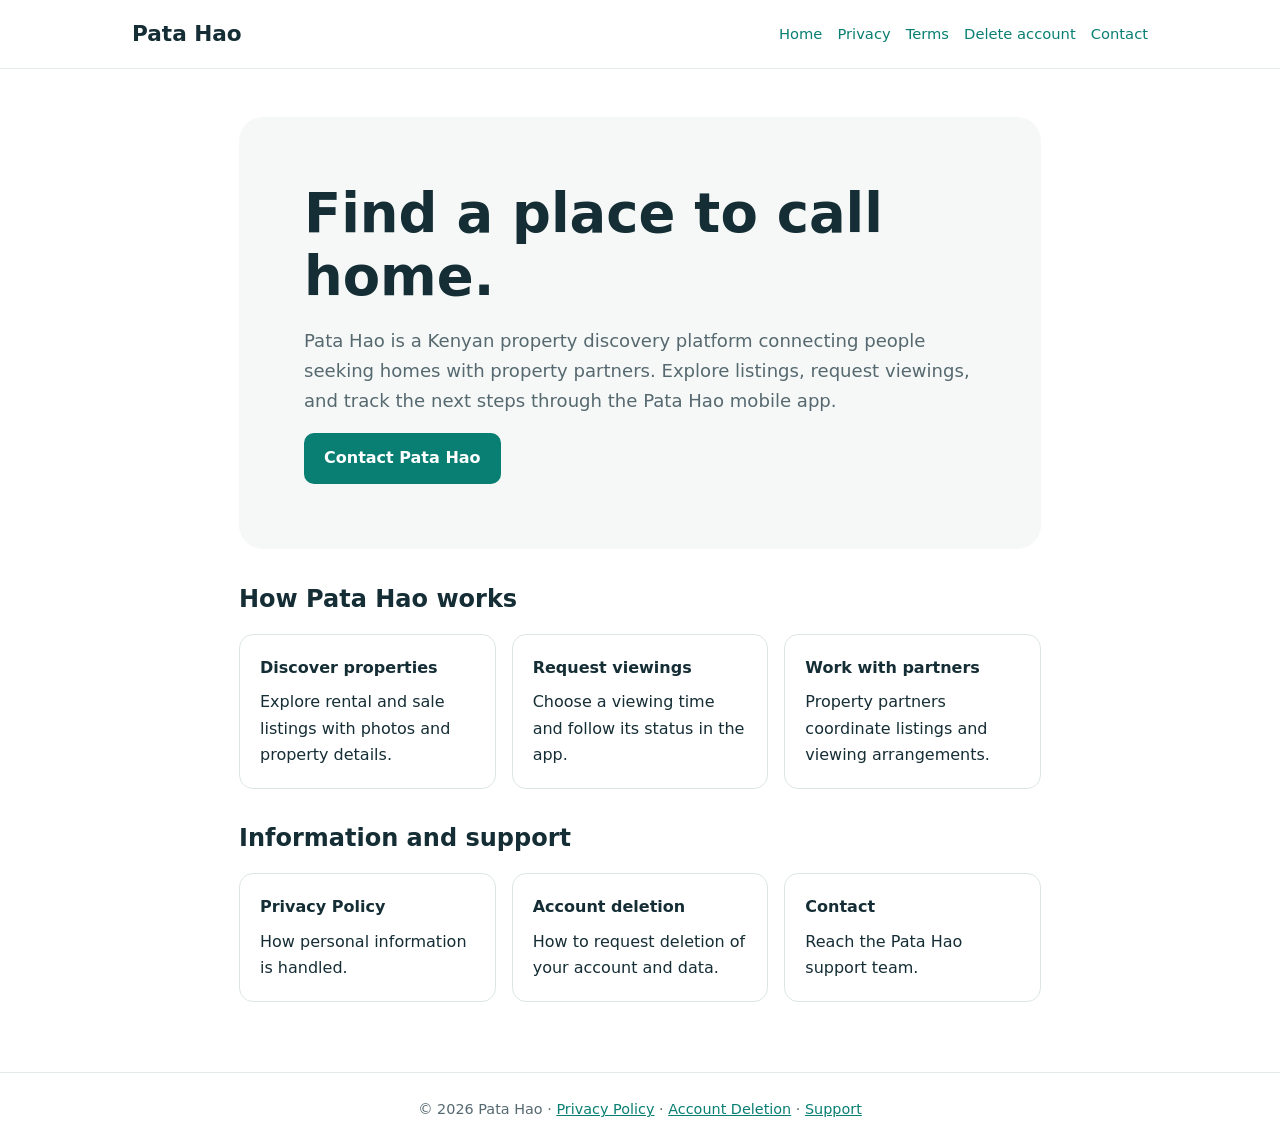
<file: index.html>
<!doctype html><html lang="en"><head><meta charset="utf-8"><meta name="viewport" content="width=device-width,initial-scale=1"><meta name="description" content="Pata Hao helps people discover properties and arrange viewings in Kenya."><title>Find your next home | Pata Hao</title><link rel="stylesheet" href="/style.css"></head><body><header><nav><a class="brand" href="/">Pata Hao</a><div class="links"><a href="/">Home</a><a href="/privacy-policy/">Privacy</a><a href="/terms/">Terms</a><a href="/delete-account/">Delete account</a><a href="/contact/">Contact</a></div></nav></header><main><section class="hero"><h1>Find a place to call home.</h1><p class="lead">Pata Hao is a Kenyan property discovery platform connecting people seeking homes with property partners. Explore listings, request viewings, and track the next steps through the Pata Hao mobile app.</p><a class="button" href="/contact/">Contact Pata Hao</a></section><h2>How Pata Hao works</h2><div class="grid"><div class="tile"><strong>Discover properties</strong>Explore rental and sale listings with photos and property details.</div><div class="tile"><strong>Request viewings</strong>Choose a viewing time and follow its status in the app.</div><div class="tile"><strong>Work with partners</strong>Property partners coordinate listings and viewing arrangements.</div></div><h2>Information and support</h2><div class="grid"><a class="tile" href="/privacy-policy/"><strong>Privacy Policy</strong>How personal information is handled.</a><a class="tile" href="/delete-account/"><strong>Account deletion</strong>How to request deletion of your account and data.</a><a class="tile" href="/contact/"><strong>Contact</strong>Reach the Pata Hao support team.</a></div></main><footer>© 2026 Pata Hao · <a href="/privacy-policy/">Privacy Policy</a> · <a href="/delete-account/">Account Deletion</a> · <a href="/contact/">Support</a></footer></body></html>
</file>
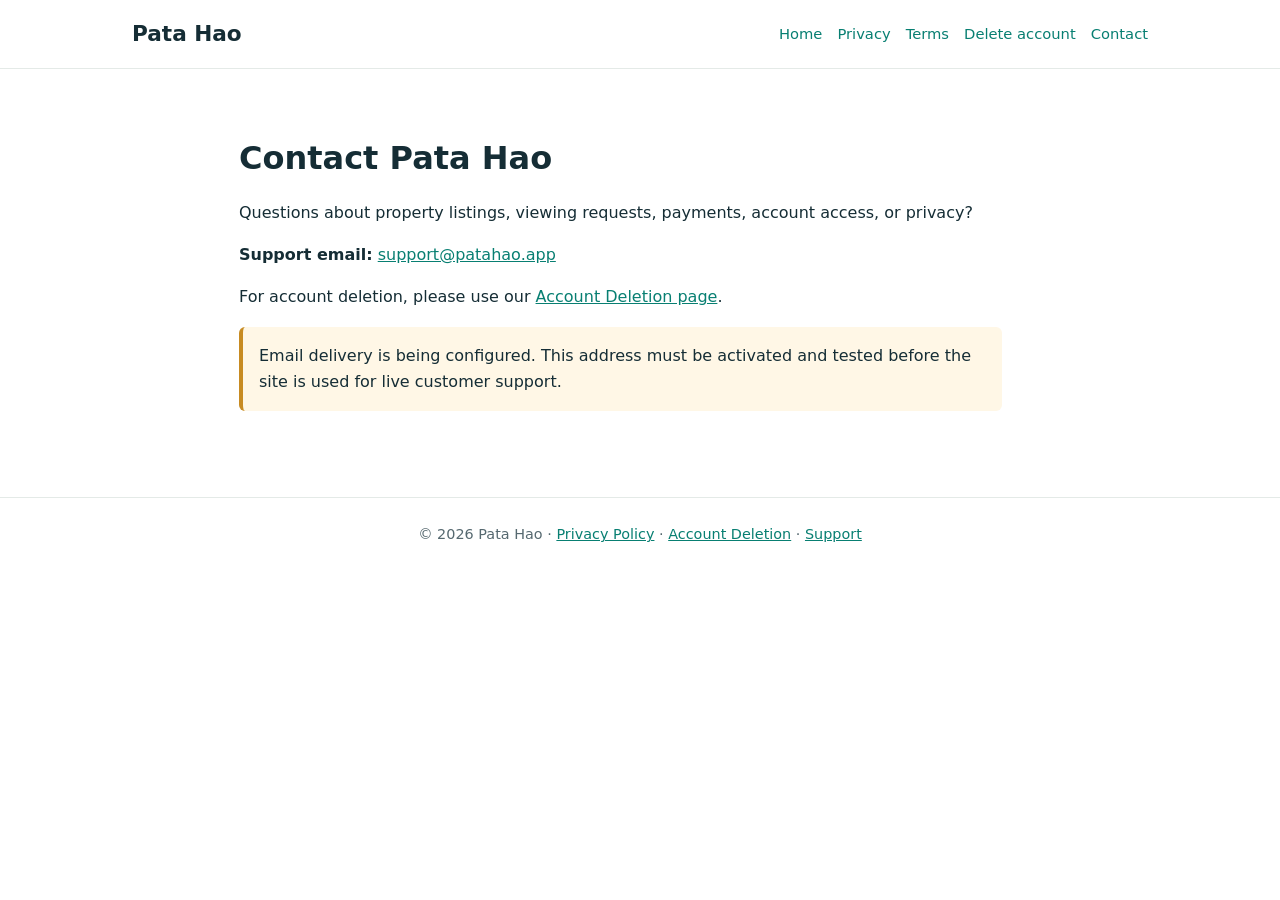
<file: contact/index.html>
<!doctype html><html lang="en"><head><meta charset="utf-8"><meta name="viewport" content="width=device-width,initial-scale=1"><meta name="description" content="Contact Pata Hao customer support."><title>Contact and Support | Pata Hao</title><link rel="stylesheet" href="/style.css"></head><body><header><nav><a class="brand" href="/">Pata Hao</a><div class="links"><a href="/">Home</a><a href="/privacy-policy/">Privacy</a><a href="/terms/">Terms</a><a href="/delete-account/">Delete account</a><a href="/contact/">Contact</a></div></nav></header><main><h1>Contact Pata Hao</h1><p>Questions about property listings, viewing requests, payments, account access, or privacy?</p><p><strong>Support email:</strong> <a href="mailto:support@patahao.app">support@patahao.app</a></p><p>For account deletion, please use our <a href="/delete-account/">Account Deletion page</a>.</p><p class="notice">Email delivery is being configured. This address must be activated and tested before the site is used for live customer support.</p></main><footer>© 2026 Pata Hao · <a href="/privacy-policy/">Privacy Policy</a> · <a href="/delete-account/">Account Deletion</a> · <a href="/contact/">Support</a></footer></body></html>
</file>
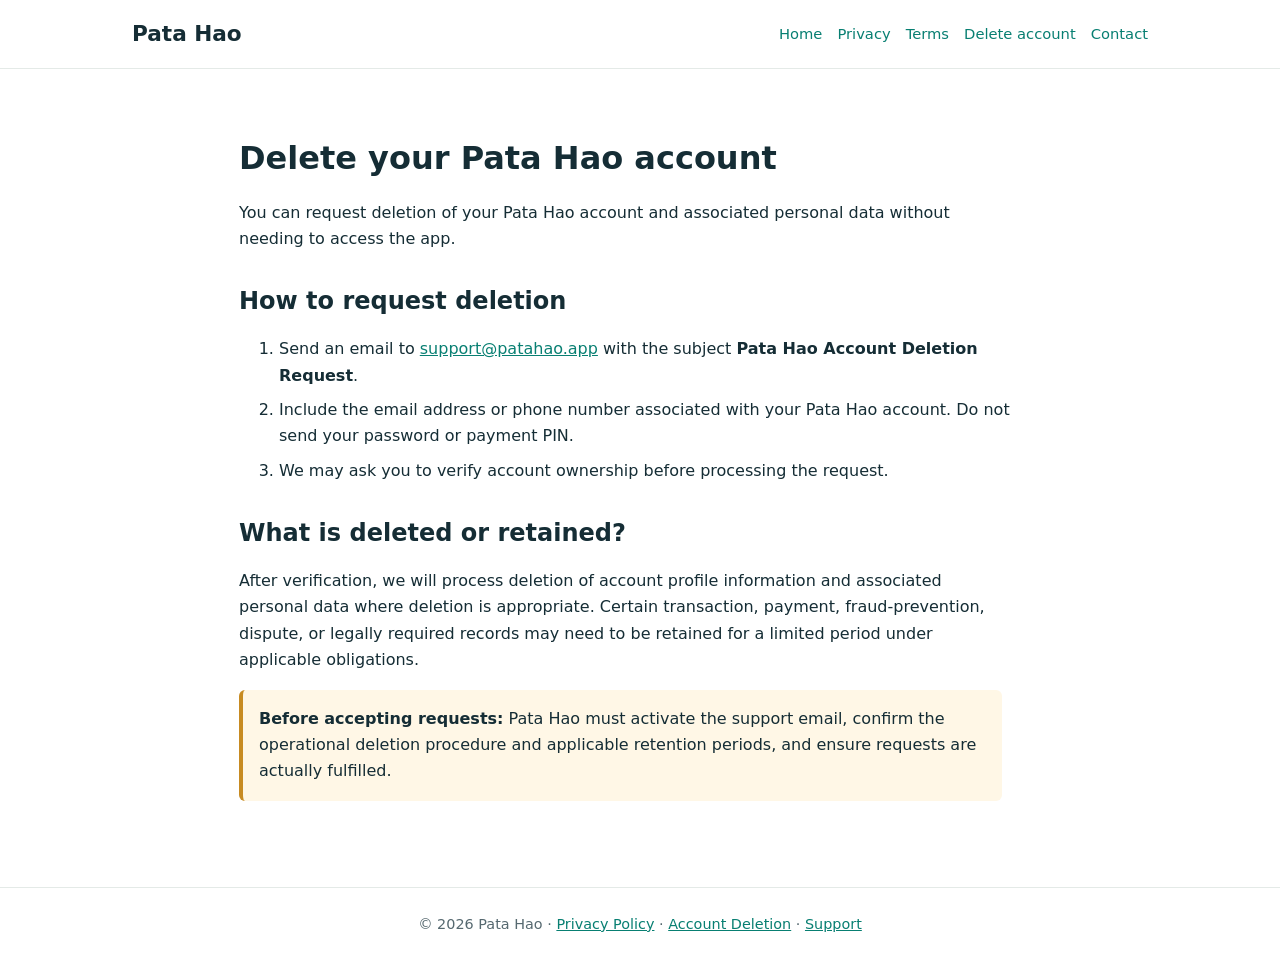
<file: delete-account/index.html>
<!doctype html><html lang="en"><head><meta charset="utf-8"><meta name="viewport" content="width=device-width,initial-scale=1"><meta name="description" content="How to request deletion of your Pata Hao account and associated data."><title>Account Deletion | Pata Hao</title><link rel="stylesheet" href="/style.css"></head><body><header><nav><a class="brand" href="/">Pata Hao</a><div class="links"><a href="/">Home</a><a href="/privacy-policy/">Privacy</a><a href="/terms/">Terms</a><a href="/delete-account/">Delete account</a><a href="/contact/">Contact</a></div></nav></header><main><h1>Delete your Pata Hao account</h1><p>You can request deletion of your Pata Hao account and associated personal data without needing to access the app.</p><h2>How to request deletion</h2><ol><li>Send an email to <a href="mailto:support@patahao.app?subject=Pata%20Hao%20Account%20Deletion%20Request">support@patahao.app</a> with the subject <strong>Pata Hao Account Deletion Request</strong>.</li><li>Include the email address or phone number associated with your Pata Hao account. Do not send your password or payment PIN.</li><li>We may ask you to verify account ownership before processing the request.</li></ol><h2>What is deleted or retained?</h2><p>After verification, we will process deletion of account profile information and associated personal data where deletion is appropriate. Certain transaction, payment, fraud-prevention, dispute, or legally required records may need to be retained for a limited period under applicable obligations.</p><p class="notice"><strong>Before accepting requests:</strong> Pata Hao must activate the support email, confirm the operational deletion procedure and applicable retention periods, and ensure requests are actually fulfilled.</p></main><footer>© 2026 Pata Hao · <a href="/privacy-policy/">Privacy Policy</a> · <a href="/delete-account/">Account Deletion</a> · <a href="/contact/">Support</a></footer></body></html>
</file>
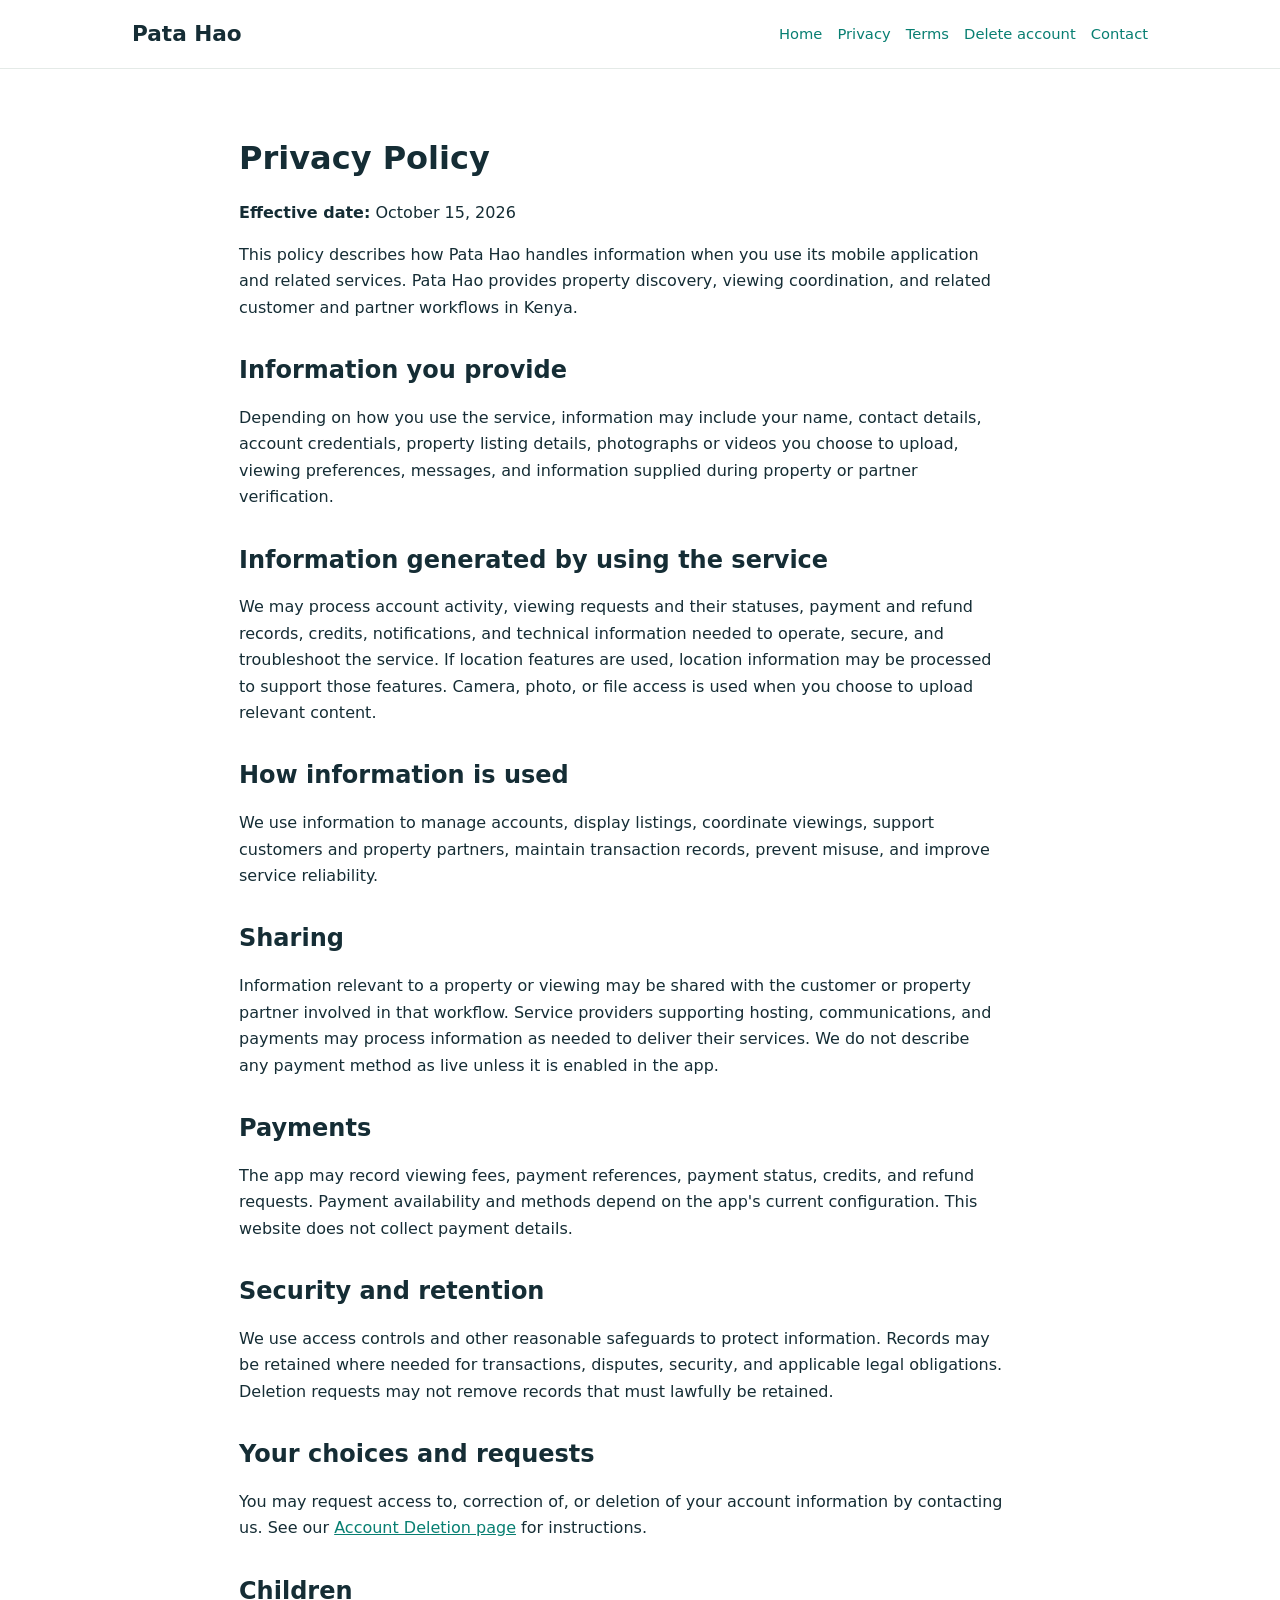
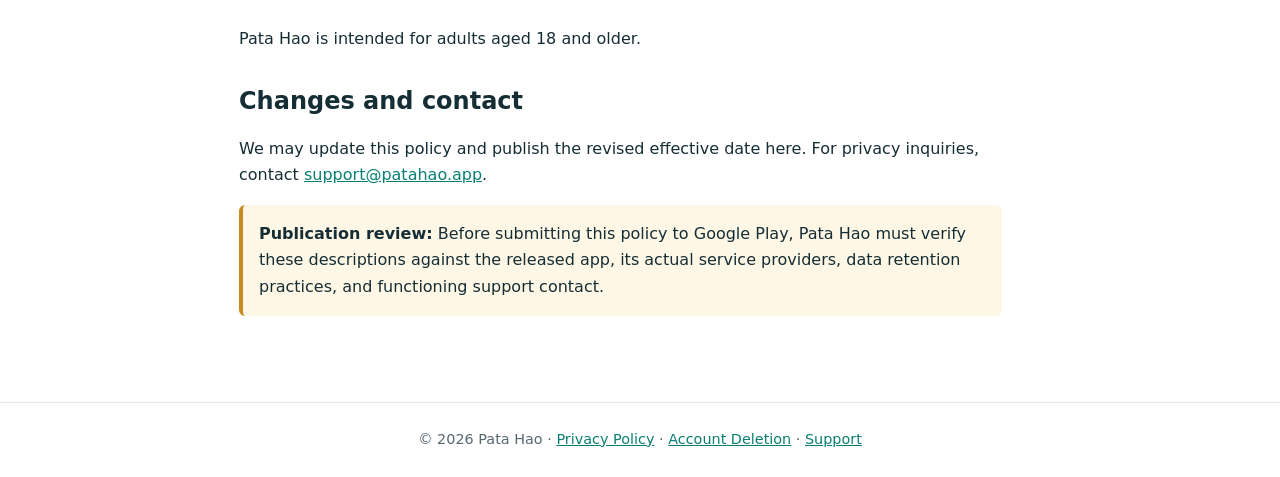
<file: privacy-policy/index.html>
<!doctype html><html lang="en"><head><meta charset="utf-8"><meta name="viewport" content="width=device-width,initial-scale=1"><meta name="description" content="Privacy information for Pata Hao users."><title>Privacy Policy | Pata Hao</title><link rel="stylesheet" href="/style.css"></head><body><header><nav><a class="brand" href="/">Pata Hao</a><div class="links"><a href="/">Home</a><a href="/privacy-policy/">Privacy</a><a href="/terms/">Terms</a><a href="/delete-account/">Delete account</a><a href="/contact/">Contact</a></div></nav></header><main><h1>Privacy Policy</h1><p><strong>Effective date:</strong> October 15, 2026</p><p>This policy describes how Pata Hao handles information when you use its mobile application and related services. Pata Hao provides property discovery, viewing coordination, and related customer and partner workflows in Kenya.</p><h2>Information you provide</h2><p>Depending on how you use the service, information may include your name, contact details, account credentials, property listing details, photographs or videos you choose to upload, viewing preferences, messages, and information supplied during property or partner verification.</p><h2>Information generated by using the service</h2><p>We may process account activity, viewing requests and their statuses, payment and refund records, credits, notifications, and technical information needed to operate, secure, and troubleshoot the service. If location features are used, location information may be processed to support those features. Camera, photo, or file access is used when you choose to upload relevant content.</p><h2>How information is used</h2><p>We use information to manage accounts, display listings, coordinate viewings, support customers and property partners, maintain transaction records, prevent misuse, and improve service reliability.</p><h2>Sharing</h2><p>Information relevant to a property or viewing may be shared with the customer or property partner involved in that workflow. Service providers supporting hosting, communications, and payments may process information as needed to deliver their services. We do not describe any payment method as live unless it is enabled in the app.</p><h2>Payments</h2><p>The app may record viewing fees, payment references, payment status, credits, and refund requests. Payment availability and methods depend on the app's current configuration. This website does not collect payment details.</p><h2>Security and retention</h2><p>We use access controls and other reasonable safeguards to protect information. Records may be retained where needed for transactions, disputes, security, and applicable legal obligations. Deletion requests may not remove records that must lawfully be retained.</p><h2>Your choices and requests</h2><p>You may request access to, correction of, or deletion of your account information by contacting us. See our <a href="/delete-account/">Account Deletion page</a> for instructions.</p><h2>Children</h2><p>Pata Hao is intended for adults aged 18 and older.</p><h2>Changes and contact</h2><p>We may update this policy and publish the revised effective date here. For privacy inquiries, contact <a href="mailto:support@patahao.app">support@patahao.app</a>.</p><p class="notice"><strong>Publication review:</strong> Before submitting this policy to Google Play, Pata Hao must verify these descriptions against the released app, its actual service providers, data retention practices, and functioning support contact.</p></main><footer>© 2026 Pata Hao · <a href="/privacy-policy/">Privacy Policy</a> · <a href="/delete-account/">Account Deletion</a> · <a href="/contact/">Support</a></footer></body></html>
</file>
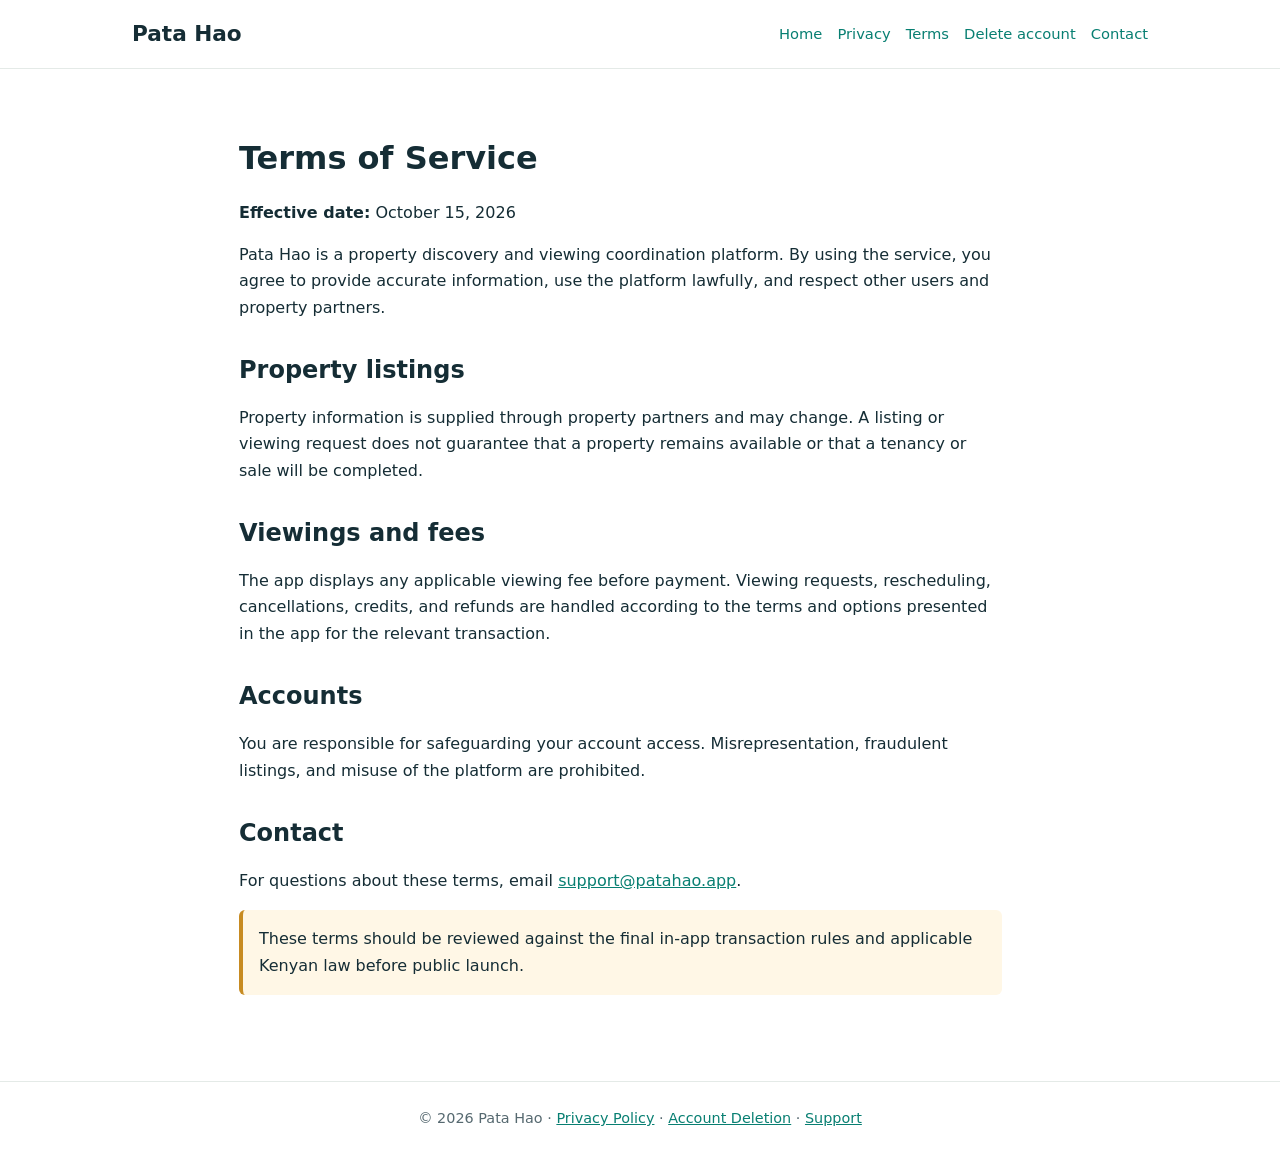
<file: terms/index.html>
<!doctype html><html lang="en"><head><meta charset="utf-8"><meta name="viewport" content="width=device-width,initial-scale=1"><meta name="description" content="Terms for using the Pata Hao platform."><title>Terms of Service | Pata Hao</title><link rel="stylesheet" href="/style.css"></head><body><header><nav><a class="brand" href="/">Pata Hao</a><div class="links"><a href="/">Home</a><a href="/privacy-policy/">Privacy</a><a href="/terms/">Terms</a><a href="/delete-account/">Delete account</a><a href="/contact/">Contact</a></div></nav></header><main><h1>Terms of Service</h1><p><strong>Effective date:</strong> October 15, 2026</p><p>Pata Hao is a property discovery and viewing coordination platform. By using the service, you agree to provide accurate information, use the platform lawfully, and respect other users and property partners.</p><h2>Property listings</h2><p>Property information is supplied through property partners and may change. A listing or viewing request does not guarantee that a property remains available or that a tenancy or sale will be completed.</p><h2>Viewings and fees</h2><p>The app displays any applicable viewing fee before payment. Viewing requests, rescheduling, cancellations, credits, and refunds are handled according to the terms and options presented in the app for the relevant transaction.</p><h2>Accounts</h2><p>You are responsible for safeguarding your account access. Misrepresentation, fraudulent listings, and misuse of the platform are prohibited.</p><h2>Contact</h2><p>For questions about these terms, email <a href="mailto:support@patahao.app">support@patahao.app</a>.</p><p class="notice">These terms should be reviewed against the final in-app transaction rules and applicable Kenyan law before public launch.</p></main><footer>© 2026 Pata Hao · <a href="/privacy-policy/">Privacy Policy</a> · <a href="/delete-account/">Account Deletion</a> · <a href="/contact/">Support</a></footer></body></html>
</file>
<file: style.css>
:root{color-scheme:light;--ink:#152d35;--teal:#087f72;--cream:#f5f8f6;--muted:#566970}*{box-sizing:border-box}body{margin:0;font-family:system-ui,-apple-system,Segoe UI,sans-serif;color:var(--ink);line-height:1.65;background:white}a{color:var(--teal)}header{background:#fff;border-bottom:1px solid #e4eae7;position:sticky;top:0}nav{max-width:1060px;margin:auto;padding:16px 22px;display:flex;justify-content:space-between;align-items:center;gap:16px;flex-wrap:wrap}.brand{font-weight:800;font-size:1.35rem;text-decoration:none;color:var(--ink)}.links{display:flex;gap:15px;flex-wrap:wrap}.links a{text-decoration:none;font-size:.92rem}main{max-width:850px;margin:auto;padding:48px 24px 70px}.hero{background:var(--cream);border-radius:24px;padding:clamp(24px,6vw,65px);margin-bottom:35px}.hero h1{font-size:clamp(2rem,5vw,3.4rem);line-height:1.16;margin:0 0 18px}.lead{font-size:1.13rem;color:var(--muted)}h1,h2{line-height:1.25}h2{margin-top:34px}li{margin:8px 0}.button{display:inline-block;background:var(--teal);color:white;text-decoration:none;padding:12px 20px;border-radius:10px;font-weight:650}.grid{display:grid;grid-template-columns:repeat(auto-fit,minmax(210px,1fr));gap:16px}.tile{border:1px solid #dde6e2;border-radius:14px;padding:20px;text-decoration:none;color:var(--ink)}.tile strong{display:block;margin-bottom:8px}footer{border-top:1px solid #e4eae7;padding:25px;text-align:center;color:var(--muted);font-size:.9rem}.notice{background:#fff7e6;padding:16px;border-left:4px solid #c78b22;border-radius:6px}p{max-width:75ch}@media(max-width:600px){nav{align-items:flex-start}.links{gap:10px}main{padding-top:28px}}
</file>
